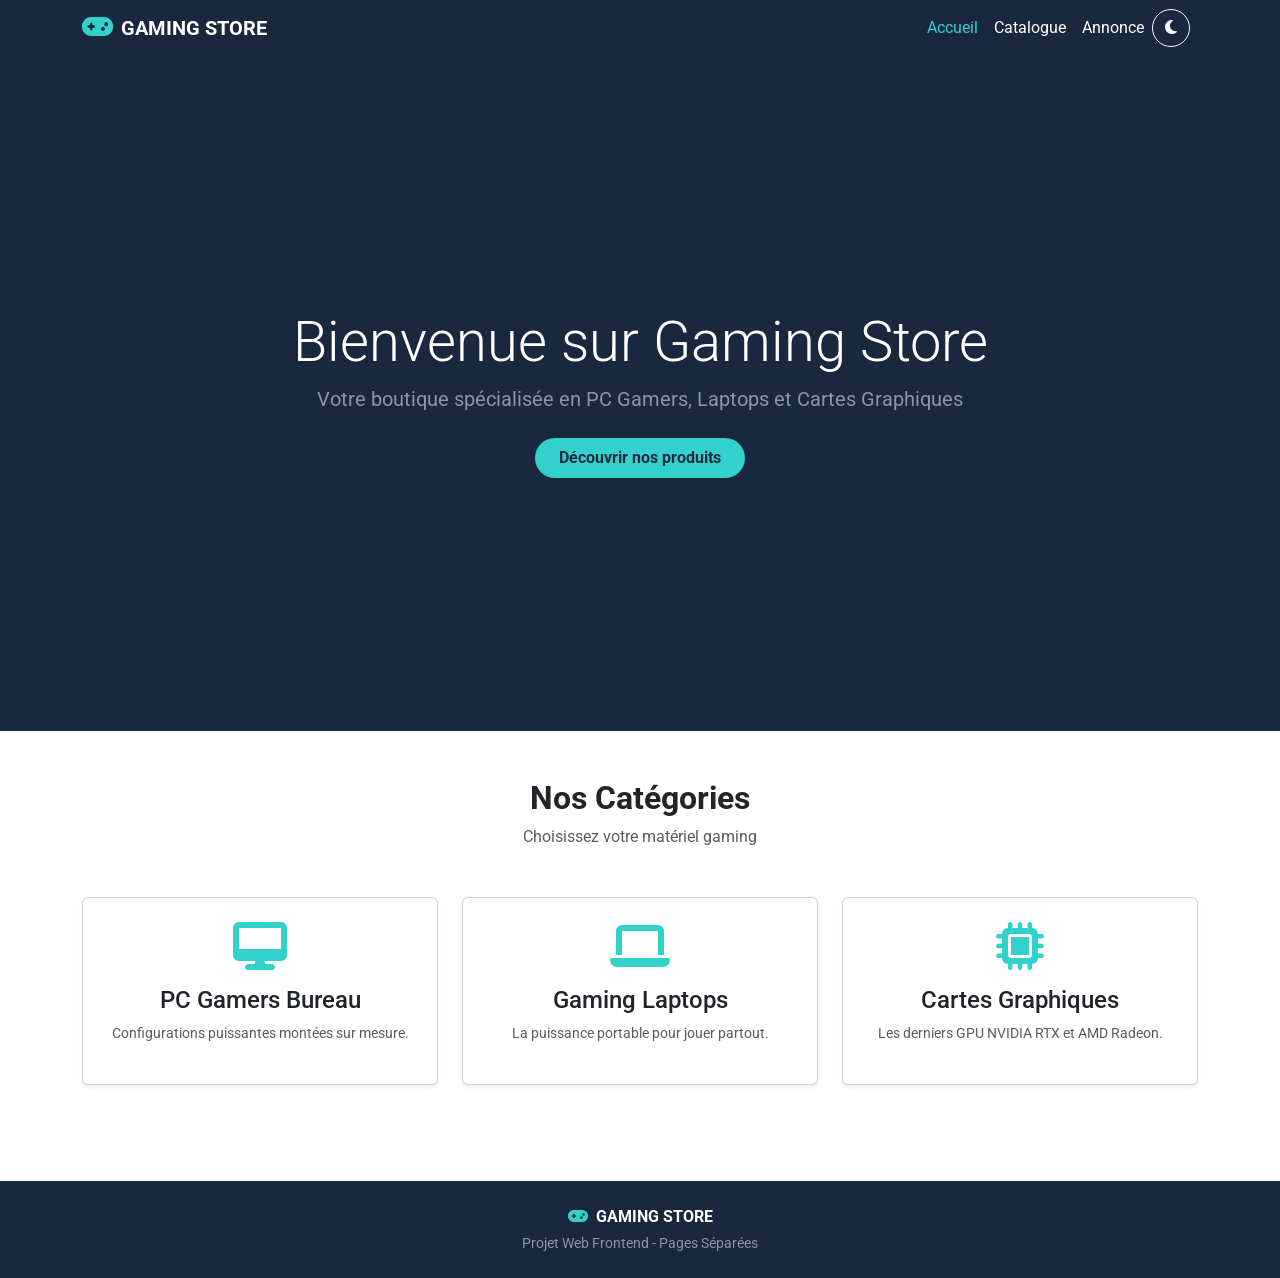
<file: Gaming Store/index.html>
<!DOCTYPE html>
<html lang="fr" data-bs-theme="light">
<head>
<meta charset="UTF-8">
<meta name="viewport" content="width=device-width, initial-scale=1.0">
<title>Gaming Store - Accueil</title>
<link href="https://cdn.jsdelivr.net/npm/bootstrap@5.3.3/dist/css/bootstrap.min.css" rel="stylesheet">
<link href="https://cdnjs.cloudflare.com/ajax/libs/font-awesome/6.5.1/css/all.min.css" rel="stylesheet">
<link href="https://fonts.googleapis.com/css2?family=Roboto:wght@400;500;700&display=swap" rel="stylesheet">
<style>
:root {
--dark_color: #19283f;
--green_color: #33d1cc;
}
body {
font-family: "Roboto", sans-serif;
}
.navbar {
background-color: var(--dark_color);
}
.navbar .navbar-nav .nav-link {
color: white;
}
.navbar .navbar-nav .nav-link.active,
.navbar .navbar-nav .nav-link:hover {
color: var(--green_color);
}
.landing {
background-color: var(--dark_color);
min-height: 75vh;
display: flex;
justify-content: center;
align-items: center;
}
.btn-main {
background-color: var(--green_color);
color: var(--dark_color);
font-weight: 700;
border: none;
}
.btn-main:hover {
background-color: blanchedalmond;
color: black;
}
.card-product {
transition: transform 0.2s;
cursor: pointer;
}
.card-product:hover {
transform: translateY(-5px);
}
footer {
background-color: var(--dark_color);
color: white;
}
</style>
<script>
const themeSauvegarde = localStorage.getItem('theme_gaming') || 'light';
document.documentElement.setAttribute('data-bs-theme', themeSauvegarde);
</script>
</head>
<body>
<nav class="navbar navbar-expand-lg sticky-top">
<div class="container">
<a class="navbar-brand text-white fw-bold d-flex align-items-center gap-2" href="index.html">
<i class="fa-solid fa-gamepad fa-lg" style="color: var(--green_color);"></i>
<span>GAMING STORE</span>
</a>
<button class="navbar-toggler" type="button" data-bs-toggle="collapse" data-bs-target="#mainNav">
<i class="fa-solid fa-bars text-white"></i>
</button>
<div class="collapse navbar-collapse" id="mainNav">
<ul class="navbar-nav ms-auto mb-2 mb-lg-0">
<li class="nav-item"><a class="nav-link active" href="index.html">Accueil</a></li>
<li class="nav-item"><a class="nav-link" href="catalogue.html">Catalogue</a></li>
<li class="nav-item"><a class="nav-link" href="annonce.html?id=1">Annonce</a></li>
</ul>
<button class="btn btn-outline-light rounded-pill me-2" onclick="changerTheme()" id="btn-theme">
<i class="fa-solid fa-moon"></i>
</button>
</div>
</div>
</nav>
<div class="landing">
<div class="text-center p-3 text-white">
<h1 class="display-4">Bienvenue sur Gaming Store</h1>
<p class="fs-5 text-white-50 mb-4">Votre boutique spécialisée en PC Gamers, Laptops et Cartes Graphiques</p>
<a href="catalogue.html" class="btn btn-main rounded-pill py-2 px-4">Découvrir nos produits</a>
</div>
</div>
<div class="container py-5">
<div class="text-center mb-5">
<h2 class="fw-bold">Nos Catégories</h2>
<p class="text-muted">Choisissez votre matériel gaming</p>
</div>
<div class="row g-4">
<div class="col-md-4">
<div class="card text-center p-4 shadow-sm h-100 card-product" onclick="window.location.href='catalogue.html'">
<i class="fa-solid fa-desktop fa-3x mb-3" style="color: var(--green_color);"></i>
<h4>PC Gamers Bureau</h4>
<p class="text-muted small">Configurations puissantes montées sur mesure.</p>
</div>
</div>
<div class="col-md-4">
<div class="card text-center p-4 shadow-sm h-100 card-product" onclick="window.location.href='catalogue.html'">
<i class="fa-solid fa-laptop fa-3x mb-3" style="color: var(--green_color);"></i>
<h4>Gaming Laptops</h4>
<p class="text-muted small">La puissance portable pour jouer partout.</p>
</div>
</div>
<div class="col-md-4">
<div class="card text-center p-4 shadow-sm h-100 card-product" onclick="window.location.href='catalogue.html'">
<i class="fa-solid fa-microchip fa-3x mb-3" style="color: var(--green_color);"></i>
<h4>Cartes Graphiques</h4>
<p class="text-muted small">Les derniers GPU NVIDIA RTX et AMD Radeon.</p>
</div>
</div>
</div>
</div>
<footer class="py-4 mt-5">
<div class="container text-center">
<p class="mb-1 fw-bold"><i class="fa-solid fa-gamepad me-2" style="color: var(--green_color);"></i>GAMING STORE</p>
<p class="small text-white-50 mb-0">Projet Web Frontend - Pages Séparées</p>
</div>
</footer>
<script src="https://cdn.jsdelivr.net/npm/bootstrap@5.3.3/dist/js/bootstrap.bundle.min.js"></script>
<script>
function initialiserBoutonTheme() {
const themeActuel = document.documentElement.getAttribute('data-bs-theme');
const btn = document.getElementById('btn-theme');
if (themeActuel === 'dark') {
btn.innerHTML = '<i class="fa-solid fa-sun"></i>';
} else {
btn.innerHTML = '<i class="fa-solid fa-moon"></i>';
}
}
function changerTheme() {
const html = document.documentElement;
let nouveauTheme = html.getAttribute('data-bs-theme') === 'dark' ? 'light' : 'dark';
html.setAttribute('data-bs-theme', nouveauTheme);
localStorage.setItem('theme_gaming', nouveauTheme);
initialiserBoutonTheme();
}
initialiserBoutonTheme();
</script>
</body>
</html>
</file>
